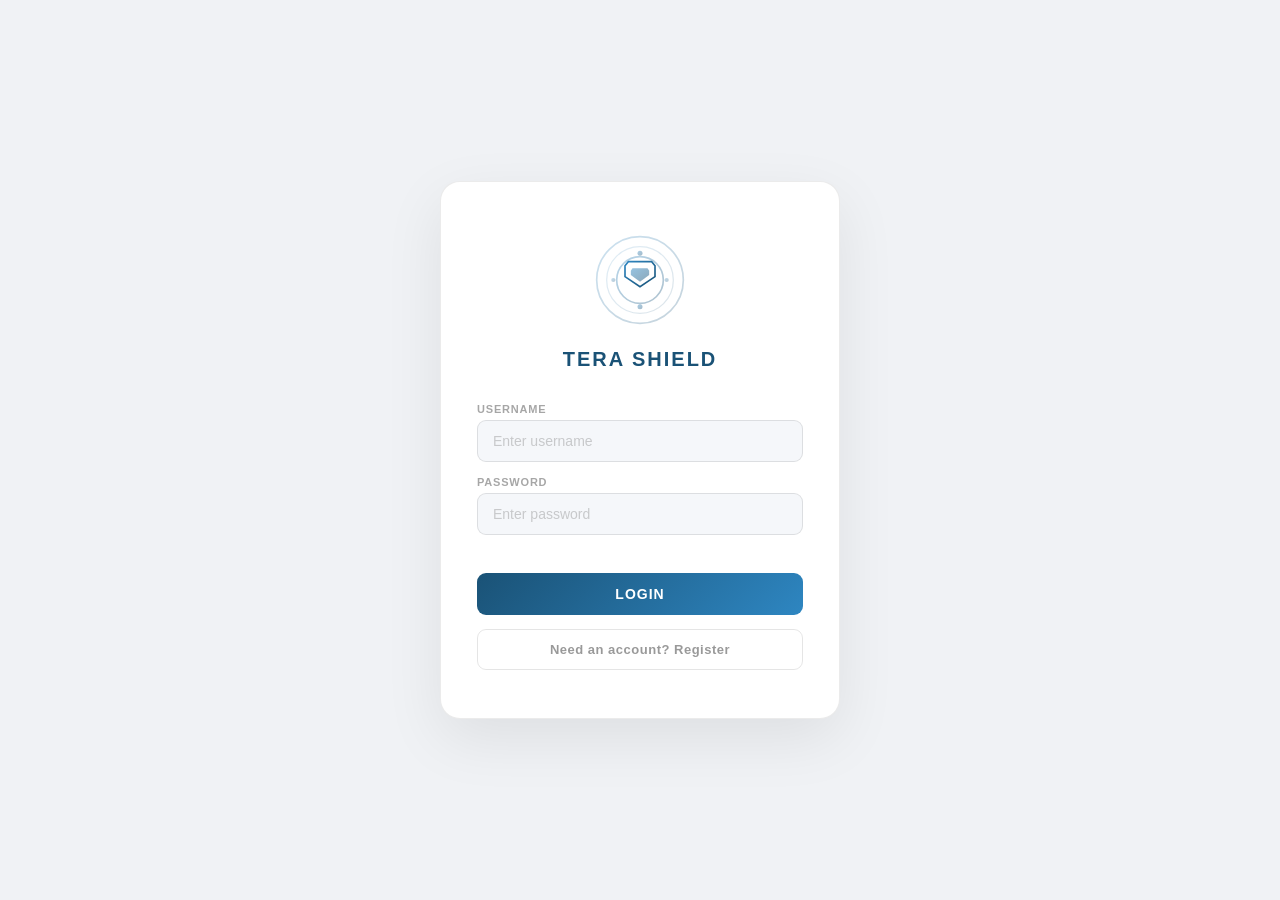
<file: index.html>
<!DOCTYPE html>
<html lang="en">
<head>
    <meta charset="UTF-8">
    <meta name="viewport" content="width=device-width, initial-scale=1.0">
    <title>Login</title>
    <link rel="stylesheet" href="css/styles.css">
</head>
<body>
    <div class="login-wrapper">
        <div class="logo-container">
            <svg viewBox="0 0 120 120">
                <defs><linearGradient id="lg" x1="0%" y1="0%" x2="100%" y2="100%"><stop offset="0%" style="stop-color:#2e86c1"/><stop offset="100%" style="stop-color:#1a5276"/></linearGradient></defs>
                <circle cx="60" cy="60" r="52" fill="none" stroke="url(#lg)" stroke-width="2" opacity="0.25"/>
                <circle cx="60" cy="60" r="40" fill="none" stroke="url(#lg)" stroke-width="1.5" opacity="0.15"/>
                <circle cx="60" cy="60" r="28" fill="none" stroke="url(#lg)" stroke-width="2" opacity="0.35"/>
                <path d="M46 38 L74 38 L78 43 L78 56 L60 68 L42 56 L42 43 Z" fill="none" stroke="url(#lg)" stroke-width="2"/>
                <path d="M51 46 L69 46 L71 49 L71 54 L60 62 L49 54 L49 49 Z" fill="url(#lg)" opacity="0.5"/>
                <circle cx="60" cy="28" r="3" fill="url(#lg)" opacity="0.4"/>
                <circle cx="60" cy="92" r="3" fill="url(#lg)" opacity="0.4"/>
                <circle cx="28" cy="60" r="2.5" fill="url(#lg)" opacity="0.3"/>
                <circle cx="92" cy="60" r="2.5" fill="url(#lg)" opacity="0.3"/>
            </svg>
            <h1>TERA SHIELD</h1>
        </div>

        <form class="form-section active" id="loginForm">
            <div class="input-group">
                <label>Username</label>
                <input type="text" id="loginUsername" placeholder="Enter username" autocomplete="off">
            </div>
            <div class="input-group">
                <label>Password</label>
                <input type="password" id="loginPassword" placeholder="Enter password">
            </div>
            <div id="loginMsg" class="msg"></div>
            <button type="submit" class="btn-submit">LOGIN</button>
        </form>

        <form class="form-section" id="registerForm">
            <div class="input-group">
                <label>Username</label>
                <input type="text" id="regUsername" placeholder="Choose username" autocomplete="off">
            </div>
            <div class="input-group">
                <label>Password</label>
                <input type="password" id="regPassword" placeholder="Choose password">
            </div>
            <div class="input-group">
                <label>Confirm Password</label>
                <input type="password" id="regPasswordConfirm" placeholder="Confirm password">
            </div>
            <div class="input-group">
                <label>Referral Code <span style="color:#ff4757">*</span></label>
                <input type="text" id="regReferral" placeholder="Enter referral code" autocomplete="off">
            </div>
            <label class="remember-me">
                <input type="checkbox" id="rememberMe">
                <span>Remember me</span>
            </label>
            <div id="regMsg" class="msg"></div>
            <button type="submit" class="btn-submit">REGISTER</button>
        </form>

        <button class="btn-register-toggle" id="toggleReg">Need an account? Register</button>
    </div>

    <div class="modal-overlay" id="modalOverlay">
        <div class="modal-box">
            <h3>Select Role</h3>
            <div class="role-select-btns">
                <button class="role-select-btn reseller-btn" data-role="Reseller">RESELLER</button>
                <button class="role-select-btn admin-btn" data-role="Admin">ADMIN</button>
                <button class="role-select-btn owner-btn" data-role="Owner">OWNER</button>
            </div>
            <div class="generated-code-display" id="generatedCodeDisplay">
                <div class="code-text" id="generatedCodeText"></div>
                <div class="code-role" id="generatedCodeRole"></div>
            </div>
            <button class="modal-close" id="modalClose">Close</button>
        </div>
    </div>

    <script>
        window.API_BASE = '';
    </script>
    <script src="js/database.js"></script>
    <script src="js/auth.js"></script>
    <script src="js/main.js"></script>
</body>
</html>
</file>
<file: css/styles.css>
* { margin: 0; padding: 0; box-sizing: border-box; }

body {
    min-height: 100vh;
    font-family: 'Segoe UI', Tahoma, Geneva, Verdana, sans-serif;
    background: #f0f2f5;
    color: #333;
    display: flex;
    align-items: center;
    justify-content: center;
}

.login-wrapper {
    width: 400px;
    border-radius: 20px;
    padding: 48px 36px;
    background: #ffffff;
    border: 1px solid rgba(0, 0, 0, 0.08);
    box-shadow: 0 20px 60px rgba(0,0,0,0.08);
}

.logo-container { text-align: center; margin-bottom: 32px; }
.logo-container svg { width: 100px; height: 100px; }
.logo-container h1 { font-size: 20px; font-weight: 700; margin-top: 14px; letter-spacing: 2px; color: #1a5276; }

.form-section { display: none; }
.form-section.active { display: block; }

.input-group { margin-bottom: 14px; }
.input-group label { display: block; font-size: 11px; font-weight: 600; margin-bottom: 5px; letter-spacing: 0.8px; text-transform: uppercase; color: rgba(0,0,0,0.35); }
.input-group input { width: 100%; padding: 12px 15px; border-radius: 9px; font-size: 14px; outline: none; background: #f5f7fa; border: 1px solid rgba(0,0,0,0.1); color: #333; }
.input-group input:focus { border-color: #1a5276; }
.input-group input::placeholder { opacity: 0.35; }

.remember-me { display: flex; align-items: center; gap: 8px; margin-bottom: 14px; cursor: pointer; }
.remember-me input[type="checkbox"] { appearance: none; width: 15px; height: 15px; border: 2px solid rgba(26, 82, 118, 0.25); border-radius: 4px; cursor: pointer; position: relative; }
.remember-me input[type="checkbox"]:checked { background: #2e86c1; border-color: #2e86c1; }
.remember-me input[type="checkbox"]:checked::after { content: '✓'; position: absolute; top: 50%; left: 50%; transform: translate(-50%, -50%); color: white; font-size: 10px; font-weight: bold; }
.remember-me span { font-size: 12px; color: rgba(0,0,0,0.4); }

.btn-submit { width: 100%; padding: 13px; border: none; border-radius: 9px; font-size: 14px; font-weight: 700; cursor: pointer; letter-spacing: 1px; transition: all 0.25s ease; margin-top: 6px; background: linear-gradient(135deg, #1a5276, #2e86c1); color: white; }
.btn-submit:hover { transform: translateY(-2px); box-shadow: 0 8px 25px rgba(26, 82, 118, 0.25); }

.btn-register-toggle { width: 100%; padding: 12px; border: 1px solid rgba(0,0,0,0.1); border-radius: 9px; font-size: 13px; font-weight: 600; cursor: pointer; letter-spacing: 0.5px; margin-top: 14px; transition: all 0.25s ease; background: transparent; color: rgba(0,0,0,0.4); }
.btn-register-toggle:hover { color: #1a5276; border-color: rgba(26, 82, 118, 0.3); background: rgba(26, 82, 118, 0.04); }

.msg { text-align: center; font-size: 12px; min-height: 18px; margin-top: 10px; border-radius: 6px; padding: 7px; }
.msg.error { background: rgba(255, 71, 87, 0.06); color: #ff4757; }
.msg.success { background: rgba(46, 213, 113, 0.06); color: #2ed573; }

.modal-overlay { display: none; position: fixed; inset: 0; background: rgba(0,0,0,0.4); backdrop-filter: blur(4px); z-index: 1000; align-items: center; justify-content: center; }
.modal-overlay.active { display: flex; }

.modal-box { width: 340px; border-radius: 16px; padding: 32px 28px; text-align: center; background: #fff; border: 1px solid rgba(0,0,0,0.1); }
.modal-box h3 { font-size: 18px; font-weight: 700; margin-bottom: 20px; color: #222; }

.role-select-btns { display: flex; flex-direction: column; gap: 10px; }
.role-select-btn { padding: 14px; border-radius: 10px; border: none; font-size: 14px; font-weight: 700; cursor: pointer; letter-spacing: 1px; transition: all 0.2s ease; }
.role-select-btn:hover { transform: translateY(-2px); }
.role-select-btn.reseller-btn { background: rgba(46, 213, 113, 0.1); color: #27ae60; border: 1px solid rgba(46, 213, 113, 0.3); }
.role-select-btn.admin-btn { background: rgba(0, 180, 255, 0.1); color: #2e86c1; border: 1px solid rgba(0, 180, 255, 0.3); }
.role-select-btn.owner-btn { background: rgba(255, 215, 0, 0.1); color: #d4a800; border: 1px solid rgba(255, 215, 0, 0.3); }

.modal-close { margin-top: 16px; padding: 10px; border: none; border-radius: 8px; background: transparent; cursor: pointer; font-size: 12px; font-weight: 600; color: rgba(0,0,0,0.3); }
.modal-close:hover { opacity: 0.7; }

.generated-code-display { display: none; margin-top: 16px; padding: 16px; border-radius: 10px; background: #f5f7fa; border: 1px solid rgba(0,0,0,0.08); }
.generated-code-display .code-text { font-family: 'Consolas', monospace; font-size: 20px; font-weight: 700; margin-bottom: 4px; color: #1a5276; }
.generated-code-display .code-role { font-size: 12px; color: rgba(0,0,0,0.35); }
</file>
<file: css/admin.css>
* { margin: 0; padding: 0; box-sizing: border-box; }

body {
    min-height: 100vh;
    font-family: 'Segoe UI', Tahoma, Geneva, Verdana, sans-serif;
    background: #f0f2f5;
    color: #333;
}

body { background: #f0f2f5; color: #333; }

/* Toast Notifications */
.toast-container {
    position: fixed; bottom: 20px; right: 20px;
    z-index: 9999; display: flex; flex-direction: column-reverse; gap: 8px;
}

.toast {
    display: flex; align-items: center; gap: 10px;
    padding: 12px 18px; border-radius: 8px; font-size: 13px; font-weight: 500;
    background: #ffffff; color: #333;
    box-shadow: 0 4px 12px rgba(0,0,0,0.12);
    animation: toastIn 0.3s ease;
    max-width: 320px;
}
.toast.toast-success { border-left: 3px solid #27ae60; }
.toast.toast-error { border-left: 3px solid #e74c3c; }
.toast.toast-info { border-left: 3px solid #2e86c1; }
.toast .toast-icon { width: 18px; height: 18px; flex-shrink: 0; }
.toast .toast-icon svg { width: 100%; height: 100%; }
.toast.toast-out { animation: toastOut 0.3s ease forwards; }

@keyframes toastIn {
    from { opacity: 0; transform: translateX(100%); }
    to { opacity: 1; transform: translateX(0); }
}
@keyframes toastOut {
    from { opacity: 1; transform: translateX(0); }
    to { opacity: 0; transform: translateX(100%); }
}

/* Sidebar */
.sidebar {
    position: fixed; left: 0; top: 0; bottom: 0;
    width: 240px; padding: 20px 0; display: flex; flex-direction: column; z-index: 100;
    background: #ffffff;
    border-right: 1px solid rgba(0, 0, 0, 0.06);
}

.sidebar-logo { text-align: center; padding: 0 20px 20px; border-bottom: 1px solid rgba(0,0,0,0.05); }
.sidebar-logo svg { width: 50px; height: 50px; }
.sidebar-logo h2 { margin-top: 8px; font-size: 14px; font-weight: 700; letter-spacing: 2px; color: #1a5276; }

.user-info { text-align: center; padding: 14px 18px; border-bottom: 1px solid rgba(0,0,0,0.05); }

.user-role-badge {
    display: inline-block; padding: 3px 12px; border-radius: 16px;
    font-size: 10px; font-weight: 700; letter-spacing: 1.5px; margin-top: 6px;
}
.role-owner { background: rgba(255, 215, 0, 0.12); color: #d4a800; border: 1px solid rgba(255, 215, 0, 0.25); }
.role-admin { background: rgba(0, 180, 255, 0.12); color: #2e86c1; border: 1px solid rgba(0, 180, 255, 0.25); }
.role-reseller { background: rgba(46, 213, 115, 0.12); color: #27ae60; border: 1px solid rgba(46, 213, 113, 0.25); }

.user-balance { font-size: 18px; font-weight: 700; margin-top: 8px; color: #27ae60; }
.user-balance small { font-size: 11px; font-weight: 400; opacity: 0.5; }
.user-uid { font-size: 10px; font-family: 'Consolas', monospace; opacity: 0.35; margin-top: 3px; }

.nav-items { flex: 1; padding: 14px 0; }

.nav-item {
    display: flex; align-items: center; gap: 11px; padding: 11px 22px;
    cursor: pointer; transition: all 0.2s ease; border-left: 3px solid transparent; font-size: 13px;
    color: rgba(0,0,0,0.4);
}
.nav-item:hover { background: rgba(26, 82, 118, 0.03); color: rgba(0,0,0,0.65); }
.nav-item.active { border-left-color: #2e86c1; background: rgba(26, 82, 118, 0.05); color: #1a5276; }
.nav-item svg { width: 16px; height: 16px; flex-shrink: 0; }

.nav-item .admin-only { display: none; }
body.show-admin .nav-item .admin-only { display: inline; }

.sidebar-footer { padding: 14px 22px; border-top: 1px solid rgba(0,0,0,0.05); }

.logout-btn {
    width: 100%; padding: 10px; border-radius: 7px; font-size: 12px;
    font-weight: 600; cursor: pointer; transition: all 0.2s ease; letter-spacing: 0.5px;
    background: rgba(255, 71, 87, 0.05); border: 1px solid rgba(255, 71, 87, 0.1); color: #e74c3c;
}
.logout-btn:hover { background: rgba(255, 71, 87, 0.1); }

/* Main content */
.main-content { margin-left: 240px; padding: 28px 36px; min-height: 100vh; }
.section-title { font-size: 22px; font-weight: 700; margin-bottom: 24px; color: #222; }

.panel-section { display: none; }
.panel-section.active { display: block; }

/* Widgets */
.widget { border-radius: 14px; padding: 22px; margin-bottom: 18px; background: #fff; border: 1px solid rgba(0,0,0,0.05); box-shadow: 0 2px 12px rgba(0,0,0,0.03); }

.widget-title { font-size: 14px; font-weight: 600; margin-bottom: 16px; display: flex; align-items: center; gap: 9px; color: rgba(0,0,0,0.5); }
.widget-title svg { width: 16px; height: 16px; color: #2e86c1; }

/* Controls */
.controls-row { display: flex; gap: 10px; align-items: center; flex-wrap: wrap; }

.btn-primary {
    padding: 10px 20px; border: none; border-radius: 8px; font-size: 12px;
    font-weight: 600; cursor: pointer; transition: all 0.2s ease;
    background: linear-gradient(135deg, #1a5276, #2e86c1); color: white;
}
.btn-primary:hover { transform: translateY(-1px); box-shadow: 0 6px 18px rgba(26, 82, 118, 0.15); }

select, input[type="text"], input[type="number"] {
    padding: 10px 13px; border-radius: 8px; font-size: 12px; outline: none;
    background: #f5f7fa; border: 1px solid rgba(0,0,0,0.08); color: #333;
}
select:focus, input:focus { border-color: #1a5276; }
select option { background: #fff; }

.checkbox-wrapper { display: flex; align-items: center; gap: 7px; cursor: pointer; font-size: 12px; color: rgba(0,0,0,0.45); }
.checkbox-wrapper input[type="checkbox"] {
    appearance: none; width: 15px; height: 15px; border: 2px solid rgba(26, 82, 118, 0.25);
    border-radius: 4px; cursor: pointer; position: relative;
}
.checkbox-wrapper input[type="checkbox"]:checked { background: #2e86c1; border-color: #2e86c1; }
.checkbox-wrapper input[type="checkbox"]:checked::after {
    content: '✓'; position: absolute; top: 50%; left: 50%; transform: translate(-50%, -50%);
    color: white; font-size: 10px; font-weight: bold;
}

.custom-key-input.visible { display: block !important; }
.custom-key-input { display: none; width: 100px; }

/* Stats */
.dashboard-grid { display: grid; grid-template-columns: repeat(auto-fit, minmax(180px, 1fr)); gap: 16px; }
.stat-card { border-radius: 12px; padding: 20px; text-align: center; transition: all 0.25s ease; background: #fff; border: 1px solid rgba(0,0,0,0.05); }
.stat-card:hover { transform: translateY(-3px); }
.stat-value { font-size: 28px; font-weight: 700; margin-bottom: 5px; color: #1a5276; }
.stat-label { font-size: 12px; color: rgba(0,0,0,0.3); }

/* Key items */
.key-item {
    display: flex; align-items: center; justify-content: space-between;
    padding: 12px 14px; border-radius: 9px; margin-bottom: 7px;
    background: #f8f9fa; border: 1px solid rgba(0,0,0,0.03);
}
.key-item:hover { border-color: rgba(26, 82, 118, 0.12); }
.key-info { display: flex; flex-direction: column; gap: 2px; }
.key-name { font-size: 12px; font-weight: 600; color: #333; }
.key-value { font-family: 'Consolas', monospace; font-size: 11px; cursor: pointer; padding: 2px 9px; border-radius: 4px; color: #1a5276; background: rgba(26, 82, 118, 0.05); }
.key-value.blurred { filter: blur(6px); user-select: none; }
.key-value.blurred:hover { filter: blur(0); }
.key-badge { padding: 3px 8px; border-radius: 5px; font-size: 10px; font-weight: 700; }
.badge-7d { background: rgba(46, 213, 115, 0.1); color: #27ae60; }
.badge-15d { background: rgba(255, 165, 2, 0.1); color: #e67e22; }
.badge-30d { background: rgba(0, 180, 255, 0.1); color: #2e86c1; }
.key-actions { display: flex; gap: 5px; align-items: center; }
.key-price { font-size: 11px; font-weight: 600; padding: 2px 7px; border-radius: 4px; color: #27ae60; background: rgba(39, 174, 96, 0.06); }
.key-acts { font-size: 10px; color: rgba(0,0,0,0.3); }

.btn-icon {
    width: 30px; height: 30px; display: flex; align-items: center; justify-content: center;
    border-radius: 6px; cursor: pointer; transition: all 0.2s ease;
    background: rgba(26, 82, 118, 0.05); border: 1px solid rgba(26, 82, 118, 0.08); color: #1a5276;
}
.btn-icon:hover { background: rgba(26, 82, 118, 0.1); }
.btn-icon svg { width: 13px; height: 13px; }
.btn-icon.delete:hover { background: rgba(255, 71, 87, 0.1) !important; border-color: rgba(255, 71, 87, 0.2) !important; color: #ff4757 !important; }

/* Settings */
.setting-item { display: flex; align-items: center; justify-content: space-between; padding: 13px 0; border-bottom: 1px solid rgba(0,0,0,0.04); }
.setting-item:last-child { border-bottom: none; }
.setting-label { font-size: 13px; color: #333; }
.setting-desc { font-size: 11px; margin-top: 2px; color: rgba(0,0,0,0.3); }

.toggle { width: 40px; height: 20px; border-radius: 10px; position: relative; cursor: pointer; background: rgba(0,0,0,0.08); }
.toggle.active { background: rgba(0, 180, 255, 0.35); }
.toggle::after { content: ''; position: absolute; width: 14px; height: 14px; background: white; border-radius: 50%; top: 3px; left: 3px; transition: all 0.3s ease; }
.toggle.active::after { left: 23px; background: #2e86c1; }

/* Referral */
.referral-code-display { display: flex; align-items: center; gap: 10px; padding: 12px; border-radius: 9px; margin-top: 12px; background: #f5f7fa; border: 1px solid rgba(0,0,0,0.05); }
.referral-code { font-family: 'Consolas', monospace; font-size: 15px; font-weight: 600; flex: 1; color: #1a5276; }
.btn-copy { padding: 6px 12px; border-radius: 5px; font-size: 11px; font-weight: 600; cursor: pointer; transition: all 0.2s ease; background: rgba(26, 82, 118, 0.06); border: 1px solid rgba(26, 82, 118, 0.12); color: #1a5276; }
.btn-copy:hover { transform: translateY(-1px); }

.referral-item { display: flex; align-items: center; justify-content: space-between; padding: 10px 13px; border-radius: 7px; margin-bottom: 5px; background: #f8f9fa; }
.referral-item span { font-family: 'Consolas', monospace; font-size: 12px; color: #333; }
.referral-item small { font-size: 10px; color: rgba(0,0,0,0.3); }

/* Admin users */
.user-item {
    display: flex; align-items: center; justify-content: space-between;
    padding: 13px 14px; border-radius: 9px; margin-bottom: 7px; cursor: pointer;
    background: #f8f9fa; border: 1px solid rgba(0,0,0,0.03);
}
.user-item:hover { border-color: rgba(26, 82, 118, 0.15); }
.user-item-info { display: flex; flex-direction: column; gap: 2px; }
.user-item-name { font-size: 13px; font-weight: 600; color: #333; }
.user-item-uid { font-family: 'Consolas', monospace; font-size: 10px; color: rgba(0,0,0,0.25); }
.user-item-actions { display: flex; gap: 5px; align-items: center; }
.user-balance-inline { font-size: 11px; font-weight: 600; color: #27ae60; }

.btn-sm { padding: 5px 10px; border-radius: 5px; font-size: 10px; font-weight: 600; cursor: pointer; border: none; }
.btn-ban { background: rgba(255, 71, 87, 0.08); color: #ff4757; border: 1px solid rgba(255, 71, 87, 0.15); }
.btn-ban:hover { background: rgba(255, 71, 87, 0.15); }
.btn-unban { background: rgba(46, 213, 113, 0.08); color: #2ed573; border: 1px solid rgba(46, 213, 113, 0.15); }
.btn-unban:hover { background: rgba(46, 213, 113, 0.15); }

.balance-input { display: flex; align-items: center; gap: 5px; }
.balance-input input { width: 80px; padding: 5px 8px; border-radius: 5px; font-size: 11px; text-align: center; background: #f5f7fa; border: 1px solid rgba(0,0,0,0.08); color: #333; }
.btn-set-balance { padding: 5px 9px; background: rgba(0, 180, 255, 0.08); border: 1px solid rgba(0, 180, 255, 0.15); border-radius: 5px; color: #2e86c1; font-size: 10px; font-weight: 600; cursor: pointer; }
.btn-set-balance:hover { background: rgba(0, 180, 255, 0.15); }

.user-detail-panel { display: none; margin-top: 16px; padding: 18px; border-radius: 10px; background: #f5f7fa; border: 1px solid rgba(0,0,0,0.06); }
.user-detail-panel.active { display: block; }
.user-detail-header { display: flex; align-items: center; gap: 14px; margin-bottom: 16px; padding-bottom: 14px; border-bottom: 1px solid rgba(0,0,0,0.06); }
.user-detail-avatar { width: 44px; height: 44px; border-radius: 10px; display: flex; align-items: center; justify-content: center; font-size: 18px; font-weight: 700; }
.avatar-owner { background: rgba(255, 215, 0, 0.12); color: #d4a800; }
.avatar-admin { background: rgba(0, 180, 255, 0.12); color: #2e86c1; }
.avatar-reseller { background: rgba(46, 213, 113, 0.12); color: #27ae60; }
.user-detail-info { flex: 1; }
.user-detail-info h4 { font-size: 15px; font-weight: 600; color: #222; }
.user-detail-stats { display: grid; grid-template-columns: 1fr 1fr 1fr; gap: 10px; margin-bottom: 14px; }
.user-detail-stat { text-align: center; padding: 10px; border-radius: 8px; background: rgba(0,180,255,0.04); }
.user-detail-stat-value { font-size: 16px; font-weight: 700; color: #2e86c1; }
.user-detail-stat-label { font-size: 10px; color: rgba(0,0,0,0.4); }
.user-detail-uid { font-size: 11px; font-family: Consolas, monospace; color: rgba(0,0,0,0.3); margin-bottom: 14px; }
.user-detail-actions { display: flex; gap: 8px; flex-wrap: wrap; margin-top: 14px; }

.empty-state { text-align: center; padding: 32px; color: rgba(0,0,0,0.2); }
.empty-state p { font-size: 13px; }

.theme-toggle-admin { position: fixed; top: 18px; right: 18px; width: 38px; height: 38px; border-radius: 9px; cursor: pointer; display: flex; align-items: center; justify-content: center; z-index: 200; background: #fff; border: 1px solid rgba(0,0,0,0.08); color: #1a5276; }
.theme-toggle-admin:hover { transform: scale(1.1); }
.theme-toggle-admin svg { width: 16px; height: 16px; }

.msg { text-align: center; font-size: 11px; min-height: 16px; margin-top: 10px; border-radius: 5px; padding: 6px; }
.msg.error { background: rgba(255, 71, 87, 0.06); color: #ff4757; }
.msg.success { background: rgba(46, 213, 113, 0.06); color: #2ed573; }

/* Active Keys */
.active-key-item { padding: 14px; border-radius: 10px; margin-bottom: 8px; background: #f8f9fa; border: 1px solid rgba(0,0,0,0.03); }
.active-key-header { display: flex; align-items: center; justify-content: space-between; margin-bottom: 10px; }
.active-key-name { font-size: 13px; font-weight: 600; color: #333; }
.active-key-user { font-size: 11px; color: rgba(0,0,0,0.4); }
.hwid-badge { display: inline-flex; align-items: center; gap: 5px; padding: 4px 10px; border-radius: 6px; font-size: 11px; font-family: 'Consolas', monospace; background: rgba(26, 82, 118, 0.06); color: #1a5276; border: 1px solid rgba(26, 82, 118, 0.1); }
.hwid-icon { width: 12px; height: 12px; }
.active-key-info { display: flex; gap: 16px; margin-bottom: 10px; flex-wrap: wrap; }
.active-key-stat { font-size: 11px; color: rgba(0,0,0,0.4); }
.active-key-actions { display: flex; gap: 6px; flex-wrap: wrap; }

.btn-action { padding: 6px 12px; border-radius: 6px; font-size: 10px; font-weight: 600; cursor: pointer; transition: all 0.2s ease; border: 1px solid; }
.btn-freeze { background: rgba(0, 180, 255, 0.08); color: #2e86c1; border-color: rgba(0, 180, 255, 0.2); }
.btn-freeze:hover { background: rgba(0, 180, 255, 0.15); }
.btn-unfreeze { background: rgba(255, 165, 2, 0.08); color: #e67e22; border-color: rgba(255, 165, 2, 0.2); }
.btn-unfreeze:hover { background: rgba(255, 165, 2, 0.15); }
.btn-reset-hwid { background: rgba(46, 213, 113, 0.08); color: #27ae60; border-color: rgba(46, 213, 113, 0.2); }
.btn-reset-hwid:hover { background: rgba(46, 213, 113, 0.15); }
.btn-add-days { background: rgba(155, 89, 182, 0.08); color: #8e44ad; border-color: rgba(155, 89, 182, 0.2); }
.btn-add-days:hover { background: rgba(155, 89, 182, 0.15); }
.btn-add-acts { background: rgba(231, 76, 60, 0.08); color: #e74c3c; border-color: rgba(231, 76, 60, 0.2); }
.btn-add-acts:hover { background: rgba(231, 76, 60, 0.15); }

.status-badge { padding: 3px 8px; border-radius: 4px; font-size: 10px; font-weight: 700; }
.status-active { background: rgba(46, 213, 113, 0.1); color: #27ae60; }
.status-frozen { background: rgba(255, 165, 2, 0.1); color: #e67e22; }

/* Modal */
.modal-overlay { display: none; position: fixed; inset: 0; z-index: 1000; align-items: center; justify-content: center; background: rgba(0,0,0,0.4); }
.modal-overlay.active { display: flex; }

.ref-modal-box { width: 320px; border-radius: 14px; padding: 28px 24px; text-align: center; background: #fff; border: 1px solid rgba(0,0,0,0.08); }
.ref-modal-box h3 { font-size: 17px; font-weight: 700; margin-bottom: 18px; color: #222; }

.ref-role-btns { display: flex; flex-direction: column; gap: 9px; }
.ref-role-btn { padding: 13px; border-radius: 9px; font-size: 13px; font-weight: 700; cursor: pointer; letter-spacing: 1px; transition: all 0.2s ease; border: none; }
.ref-role-btn:hover { transform: translateY(-2px); }
.ref-role-btn[data-role="Reseller"] { background: rgba(46, 213, 113, 0.1); color: #27ae60; border: 1px solid rgba(46, 213, 113, 0.25); }
.ref-role-btn[data-role="Admin"] { background: rgba(0, 180, 255, 0.1); color: #2e86c1; border: 1px solid rgba(0, 180, 255, 0.25); }
.ref-role-btn[data-role="Owner"] { background: rgba(255, 215, 0, 0.1); color: #d4a800; border: 1px solid rgba(255, 215, 0, 0.25); }

.ref-result { display: none; margin-top: 14px; padding: 14px; border-radius: 9px; background: #f5f7fa; border: 1px solid rgba(0,0,0,0.06); }
.ref-result-code { font-family: Consolas, monospace; font-size: 18px; font-weight: 700; color: #1a5276; }
.ref-result-role { font-size: 11px; margin-top: 3px; color: rgba(0,0,0,0.35); }

.ref-modal-close { margin-top: 14px; padding: 9px; border: none; border-radius: 7px; background: transparent; cursor: pointer; font-size: 11px; font-weight: 600; color: rgba(0,0,0,0.25); }

/* Input modal */
.input-modal-overlay { display: none; position: fixed; inset: 0; z-index: 1100; align-items: center; justify-content: center; background: rgba(0,0,0,0.4); }
.input-modal-overlay.active { display: flex; }
.input-modal-box { width: 280px; border-radius: 12px; padding: 24px; text-align: center; background: #fff; border: 1px solid rgba(0,0,0,0.08); }
.input-modal-box h4 { font-size: 14px; font-weight: 600; margin-bottom: 14px; color: #222; }
.input-modal-box input { width: 100%; padding: 10px; border-radius: 8px; font-size: 14px; text-align: center; margin-bottom: 12px; background: #f5f7fa; border: 1px solid rgba(0,0,0,0.08); color: #333; }
.input-modal-actions { display: flex; gap: 8px; justify-content: center; }
.input-modal-actions button { padding: 8px 16px; border-radius: 6px; font-size: 12px; font-weight: 600; cursor: pointer; border: none; }
.btn-confirm { background: #2e86c1; color: white; }
.btn-cancel { background: transparent; color: rgba(0,0,0,0.3); }
</file>
